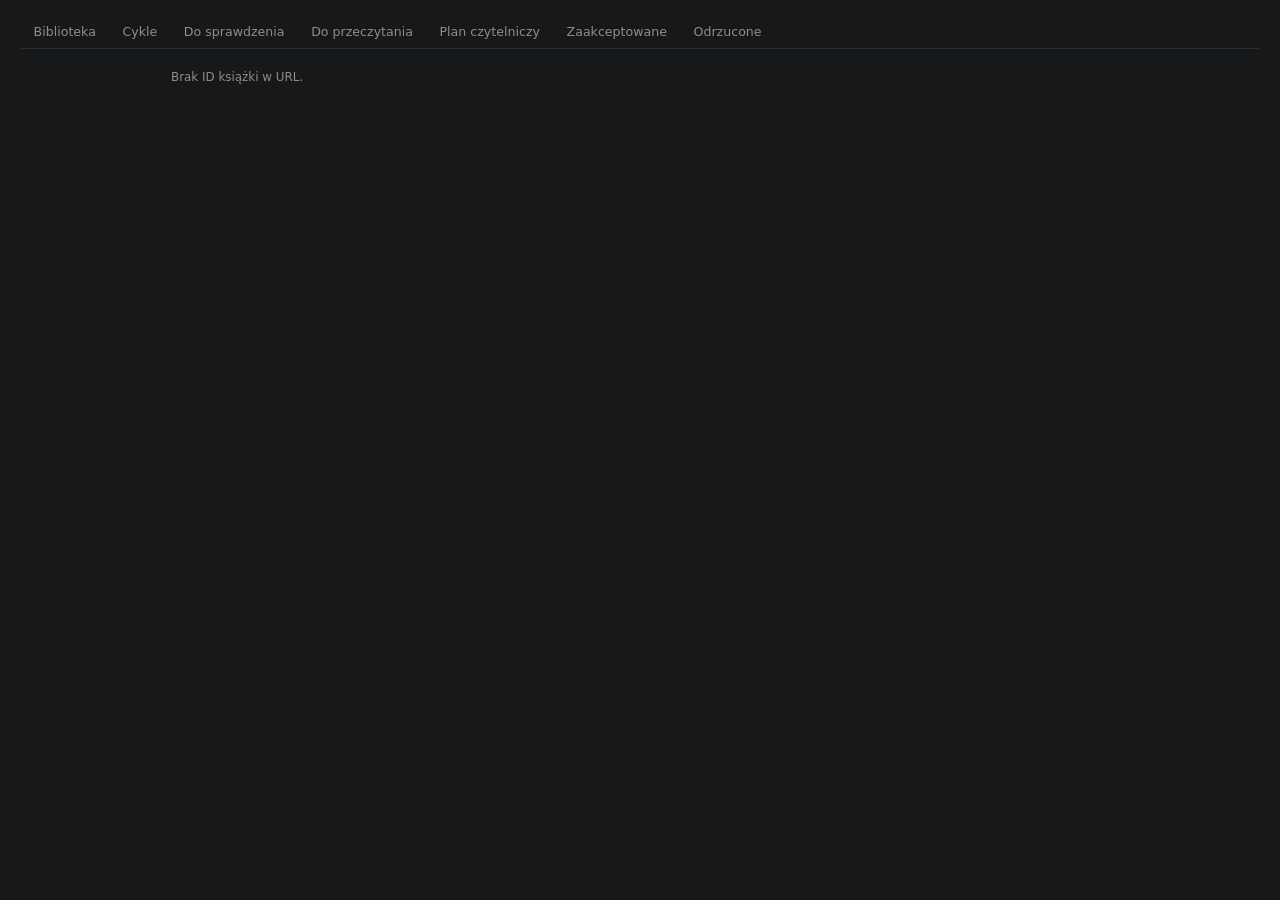
<file: docs/book.html>
<!doctype html>
<html lang="pl">
<head>
  <meta charset="utf-8">
  <meta name="viewport" content="width=device-width, initial-scale=1">
  <title>Książka — Biblioteka</title>
  <link rel="stylesheet" href="./style.css">
</head>
<body>
  <header>
    <nav class="topnav">
      <a href="./index.html">Biblioteka</a>
      <a href="./cycles.html">Cykle</a>
      <a href="./to-check.html">Do sprawdzenia</a>
      <a href="./to-read.html">Do przeczytania</a>
      <a href="./reading-plan.html">Plan czytelniczy</a>
      <a href="./accepted.html">Zaakceptowane</a>
      <a href="./rejected.html">Odrzucone</a>
    </nav>
  </header>

  <main class="book-detail">
    <p id="status" class="stats">Ładowanie…</p>
    <article id="book" hidden>
      <div class="book-layout">
        <div class="book-cover-wrap">
          <img id="b-cover" alt="" loading="eager">
        </div>
        <div class="book-meta">
          <h1 id="b-title"></h1>
          <p class="book-authors" id="b-authors"></p>
          <p class="book-cycle" id="b-cycle"></p>
          <div class="book-ratings">
            <span id="b-avg"></span>
            <span id="b-mine"></span>
          </div>
          <div class="book-shelves" id="b-shelves"></div>
          <dl class="book-facts">
            <dt>Gatunek</dt><dd id="b-genre"><span class="dash">—</span></dd>
            <dt>Liczba stron</dt><dd id="b-pages"><span class="dash">—</span></dd>
            <dt>Przeczytano</dt><dd id="b-read-date"><span class="dash">—</span></dd>
          </dl>
          <p class="book-links">
            <a id="b-lc" href="#" target="_blank" rel="noopener" hidden>Otwórz na lubimyczytac.pl ↗</a>
          </p>
        </div>
      </div>
      <section class="book-description">
        <h2>Opis</h2>
        <div id="b-desc"></div>
      </section>
    </article>
  </main>

  <script src="./book.js" defer></script>
</body>
</html>
</file>
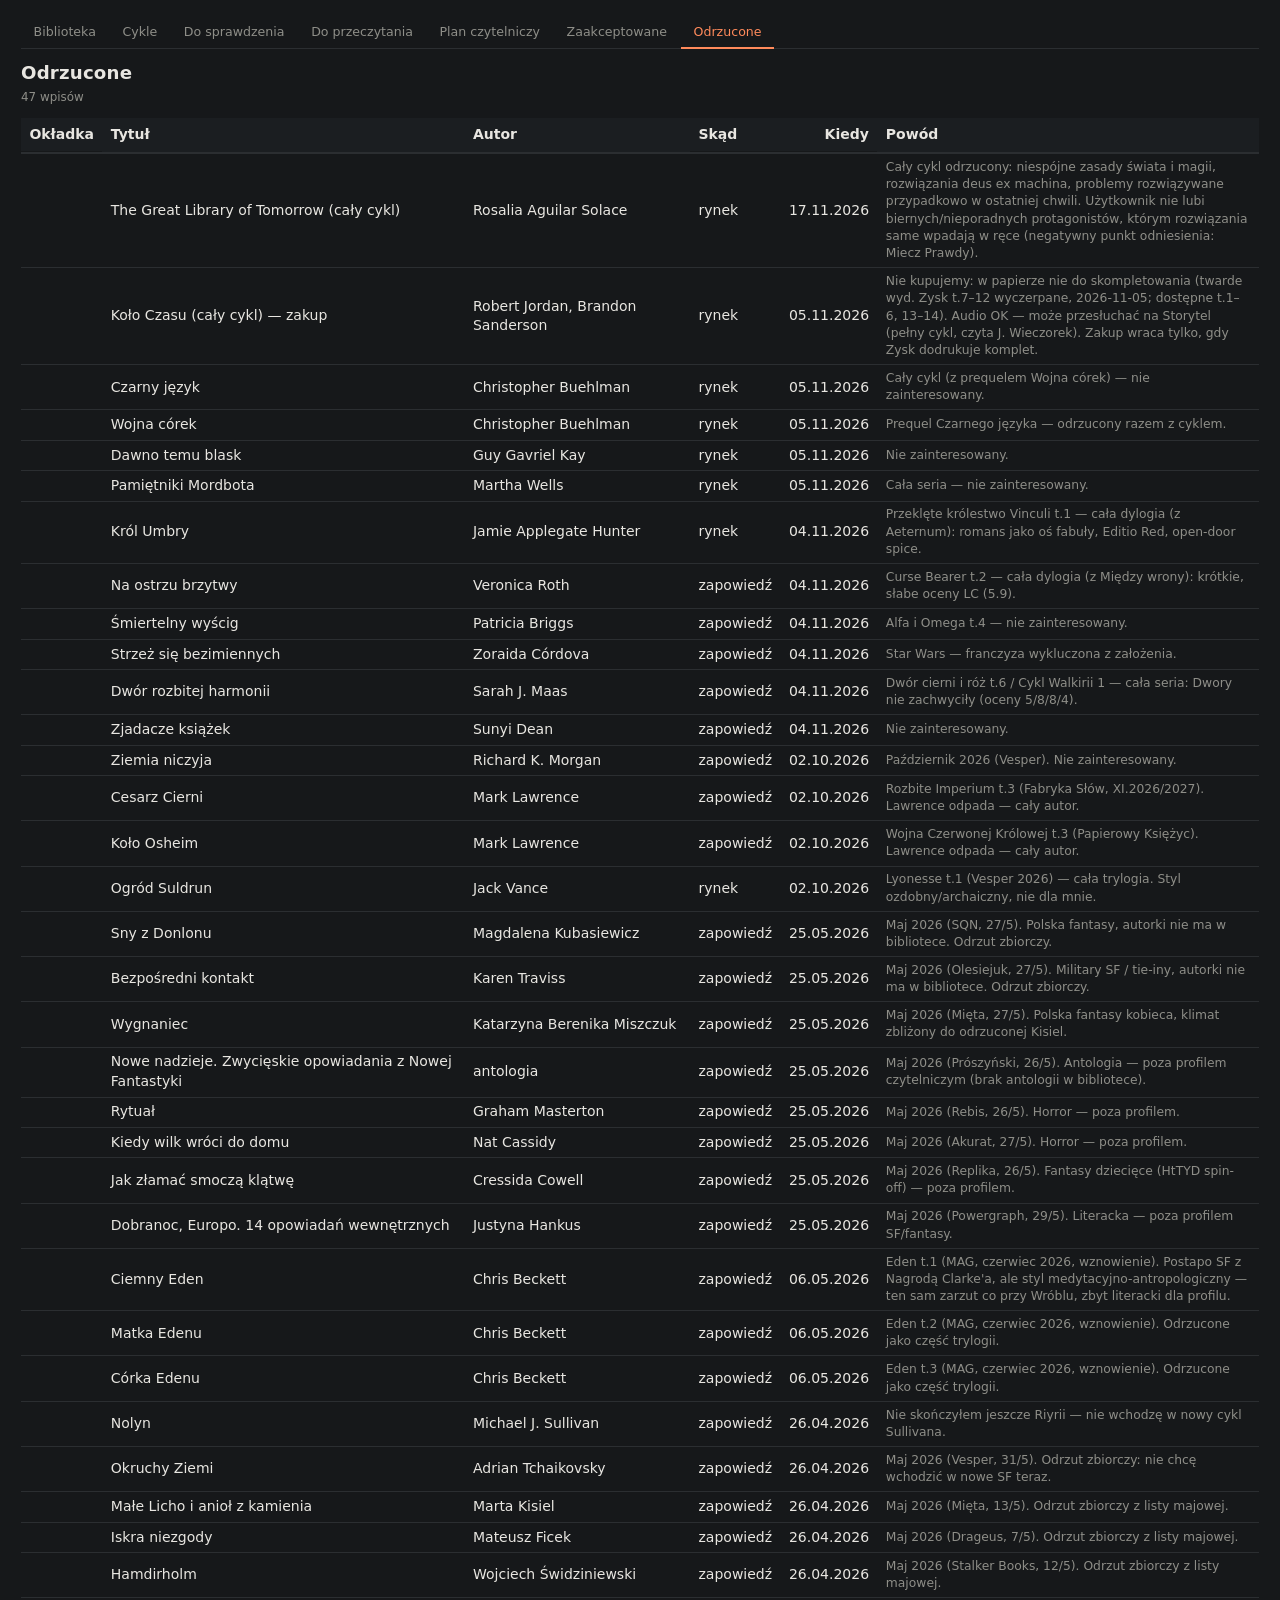
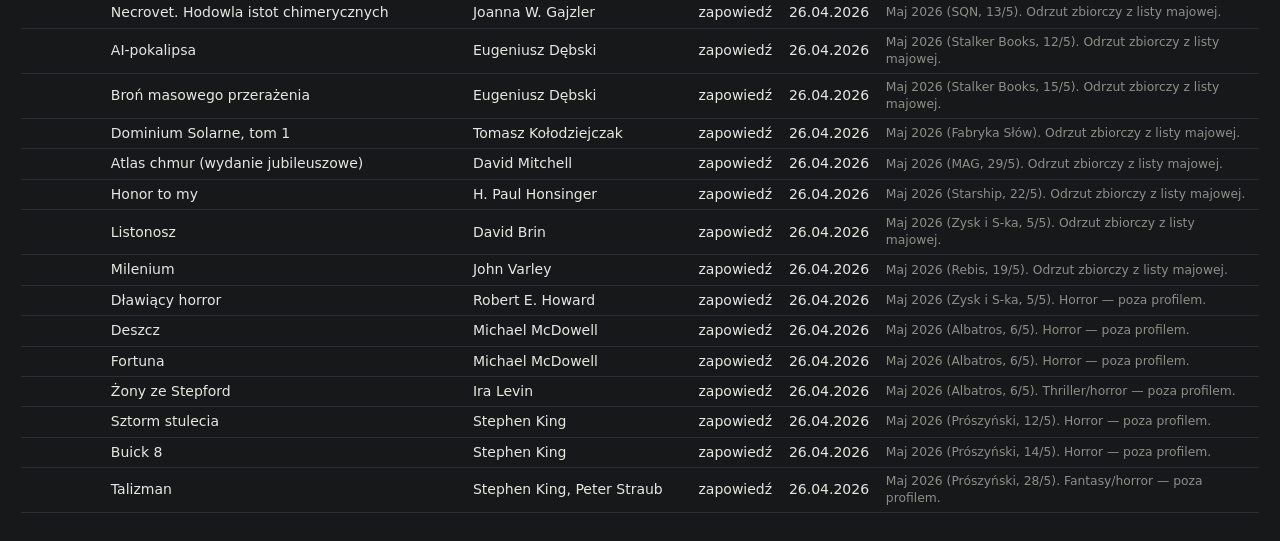
<file: docs/rejected.html>
<!doctype html>
<html lang="pl">
<head>
  <meta charset="utf-8">
  <meta name="viewport" content="width=device-width, initial-scale=1">
  <title>Odrzucone — Biblioteka</title>
  <link rel="stylesheet" href="./style.css">
</head>
<body>
  <header>
    <nav class="topnav">
      <a href="./index.html">Biblioteka</a>
      <a href="./cycles.html">Cykle</a>
      <a href="./to-check.html">Do sprawdzenia</a>
      <a href="./to-read.html">Do przeczytania</a>
      <a href="./reading-plan.html">Plan czytelniczy</a>
      <a href="./accepted.html">Zaakceptowane</a>
      <a href="./rejected.html" class="active">Odrzucone</a>
    </nav>
    <h1>Odrzucone</h1>
    <p class="stats" id="stats">Ładowanie…</p>
  </header>

  <main>
    <table id="entries">
      <thead><tr></tr></thead>
      <tbody></tbody>
    </table>
  </main>

  <script>
  const SOURCE_LABEL = {
    library: "z biblioteki",
    announcement: "zapowiedź",
    market: "rynek",
  };

  window.LIST_CONFIG = {
    file: "./rejections.json",
    joinLibrary: false,
    emptyMessage: "Pusto. Odrzucone rekomendacje trafią tutaj.",
    columns: [
      {
        label: "Okładka",
        cls: "cover",
        render: (e, { escape }) => {
          const src = e._lib?.cover || e.cover_url;
          return src ? `<img src="${escape(src)}" alt="" loading="lazy">` : "";
        },
      },
      {
        label: "Tytuł",
        cls: "title",
        render: (e, { escape }) => {
          if (e.url) {
            return `<a href="${escape(e.url)}" target="_blank" rel="noopener">${escape(e.title || "")}</a>`;
          }
          return escape(e.title || "");
        },
      },
      {
        label: "Autor",
        render: (e, { escape }) => escape(e.author || ""),
      },
      {
        label: "Skąd",
        render: (e, { escape }) => escape(SOURCE_LABEL[e.source] || e.source || "—"),
      },
      {
        label: "Kiedy",
        cls: "num",
        render: (e, { fmtDate }) => fmtDate(e.when),
      },
      {
        label: "Powód",
        cls: "note",
        render: (e, { escape }) => (e.note ? escape(e.note) : `<span class="dash">—</span>`),
      },
    ],
  };
  </script>
  <script src="./list-view.js" defer></script>
</body>
</html>
</file>
<file: docs/style.css>
:root {
  --bg: #16181a;
  --bg-elevated: #1b1e21;
  --fg: #e8e6e1;
  --muted: #8e8e88;
  --border: #2b2e31;
  --accent: #ff8a5b;
  --row-hover: #1f2326;
  --pill-bg: #24282b;
}

* { box-sizing: border-box; }

html, body {
  margin: 0;
  padding: 0;
  font: 14px/1.4 system-ui, -apple-system, "Segoe UI", Roboto, sans-serif;
  color: var(--fg);
  background: var(--bg);
}

header {
  padding: 1.2rem 1.5rem 0.4rem;
}

.topnav {
  display: flex;
  gap: 0.1rem;
  margin: 0 0 0.8rem;
  border-bottom: 1px solid var(--border);
}

.topnav a {
  padding: 0.45rem 0.9rem;
  color: var(--muted);
  text-decoration: none;
  font-size: 0.9rem;
  border-bottom: 2px solid transparent;
  margin-bottom: -1px;
}

.topnav a:hover { color: var(--fg); }

.topnav a.active {
  color: var(--accent);
  border-bottom-color: var(--accent);
}

header h1 {
  margin: 0;
  font-size: 1.3rem;
  font-weight: 600;
  letter-spacing: 0.01em;
}

.stats {
  margin: 0.25rem 0 0;
  color: var(--muted);
  font-size: 0.85rem;
}

.stats.meta { font-size: 0.75rem; opacity: 0.7; }

.filters {
  display: flex;
  flex-wrap: wrap;
  gap: 0.5rem;
  padding: 0.6rem 1.5rem 1rem;
  border-bottom: 1px solid var(--border);
}

.filters input[type="search"],
.filters button {
  font: inherit;
  padding: 0.35rem 0.6rem;
  border: 1px solid var(--border);
  border-radius: 4px;
  background: var(--bg-elevated);
  color: var(--fg);
  min-width: 180px;
}

.filters button {
  cursor: pointer;
  min-width: auto;
  background: var(--bg-elevated);
}

.filters button:hover {
  border-color: var(--accent);
  color: var(--accent);
}

.filters input::placeholder { color: var(--muted); }

.filters input:focus,
.filters button:focus {
  outline: 2px solid var(--accent);
  outline-offset: -1px;
}

.shelf-filter {
  display: flex;
  flex-wrap: wrap;
  gap: 0.35rem;
  width: 100%;
}

.shelf-toggle {
  font: inherit;
  font-size: 0.8rem;
  padding: 0.2rem 0.6rem;
  border: 1px solid var(--border);
  border-radius: 10px;
  background: var(--bg-elevated);
  color: var(--fg);
  cursor: pointer;
  white-space: nowrap;
  transition: border-color 0.1s, color 0.1s, background 0.1s;
}

.shelf-toggle:hover {
  border-color: var(--accent);
  color: var(--accent);
}

.shelf-toggle.active {
  background: var(--accent);
  border-color: var(--accent);
  color: var(--bg);
}

main {
  padding: 0 1.5rem 2rem;
}

table {
  width: 100%;
  border-collapse: collapse;
  margin-top: 0.5rem;
}

thead th {
  text-align: left;
  font-weight: 600;
  padding: 0.5rem 0.6rem;
  border-bottom: 2px solid var(--border);
  background: var(--bg-elevated);
  position: sticky;
  top: 0;
  cursor: pointer;
  user-select: none;
  white-space: nowrap;
  color: var(--fg);
}

thead th.no-sort { cursor: default; }

thead th.sorted-asc::after  { content: " ▲"; color: var(--accent); }
thead th.sorted-desc::after { content: " ▼"; color: var(--accent); }

th.num, td.num { text-align: right; font-variant-numeric: tabular-nums; }

tbody td {
  padding: 0.35rem 0.6rem;
  border-bottom: 1px solid var(--border);
  vertical-align: middle;
}

tbody tr:hover { background: var(--row-hover); }

td.cover img {
  width: 34px;
  height: 48px;
  object-fit: cover;
  border-radius: 2px;
  display: block;
  background: var(--border);
}

td.title a,
td.title .title-link {
  color: var(--fg);
  text-decoration: none;
  font-weight: 500;
}

td.title a:hover,
td.title .title-link:hover { color: var(--accent); text-decoration: underline; }

.expand-toggle {
  display: inline-block;
  background: transparent;
  border: none;
  color: var(--muted);
  cursor: pointer;
  padding: 0 0.35rem 0 0;
  font-size: 0.8rem;
  transition: transform 0.15s ease, color 0.1s;
  transform: rotate(0deg);
  transform-origin: center;
  line-height: 1;
}

.expand-toggle:hover { color: var(--accent); }

.expand-toggle[aria-expanded="true"] { transform: rotate(90deg); color: var(--accent); }

.lc-badge {
  display: inline-block;
  margin-left: 0.5rem;
  padding: 0.05rem 0.35rem;
  background: var(--bg-elevated);
  border: 1px solid var(--border);
  border-radius: 3px;
  color: var(--muted);
  font-size: 0.7rem;
  text-decoration: none;
  white-space: nowrap;
  vertical-align: middle;
}

.lc-badge:hover {
  border-color: var(--accent);
  color: var(--accent);
}

.book-row.is-open > td { background: var(--bg-elevated); }

.detail-row > td.detail-cell {
  background: var(--bg-elevated);
  padding: 0.75rem 1rem 1rem;
  border-bottom: 1px solid var(--border);
}

.detail-meta {
  margin-bottom: 0.5rem;
  color: var(--muted);
  font-size: 0.85rem;
}

.detail-field { margin-right: 0.75rem; }
.detail-field strong { color: var(--fg); font-weight: 600; }

.detail-desc {
  white-space: normal;
  line-height: 1.5;
  max-width: 70rem;
  color: var(--fg);
}

.detail-empty {
  color: var(--muted);
  font-style: italic;
}

.ext-link {
  display: inline-block;
  margin-top: 0.5rem;
  color: var(--accent);
  text-decoration: none;
  font-size: 0.85rem;
}

.ext-link:hover { text-decoration: underline; }

td.cycle, td.shelves, td.note { color: var(--muted); font-size: 0.88rem; }

td.note { max-width: 32rem; }

td.empty {
  text-align: center;
  color: var(--muted);
  padding: 2rem 1rem;
  font-style: italic;
}

.shelf-pill {
  display: inline-block;
  padding: 0.05rem 0.4rem;
  margin: 0 0.15rem 0.15rem 0;
  background: var(--pill-bg);
  border: 1px solid var(--border);
  border-radius: 10px;
  font-size: 0.75rem;
  color: var(--fg);
  white-space: nowrap;
  transition: border-color 0.1s, color 0.1s;
}

.shelf-pill.clickable { cursor: pointer; border-bottom-style: solid; }
.shelf-pill.clickable:hover {
  color: var(--accent);
  border-color: var(--accent);
}

.dash { color: var(--muted); }

.cycle-row.is-open > td { background: var(--bg-elevated); }

.flag-badge {
  display: inline-block;
  padding: 0.05rem 0.4rem;
  margin: 0 0.25rem 0.15rem 0;
  background: var(--pill-bg);
  border: 1px solid #b58a2f;
  border-radius: 10px;
  font-size: 0.75rem;
  color: #e0c47b;
  white-space: nowrap;
}

.volume-table {
  width: 100%;
  table-layout: fixed;
  border-collapse: collapse;
  margin: 0;
}

.volume-table .col-tom { width: 4rem; }
.volume-table .col-title { width: auto; }
.volume-table .col-shelves { width: 26%; }
.volume-table .col-num { width: 6rem; }

.volume-table th {
  text-align: left;
  padding: 0.3rem 0.5rem;
  border-bottom: 1px solid var(--border);
  color: var(--muted);
  font-weight: 600;
  font-size: 0.8rem;
}

.volume-table td {
  padding: 0.3rem 0.5rem;
  border-bottom: 1px solid var(--border);
}

.volume-table tr:last-child td { border-bottom: none; }

.status-pill {
  display: inline-block;
  padding: 0.05rem 0.45rem;
  background: var(--pill-bg);
  border: 1px solid var(--border);
  border-radius: 10px;
  font-size: 0.78rem;
  white-space: nowrap;
}
.status-pill.status-read    { border-color: #2f7d4f; color: #8bd4a4; }
.status-pill.status-bought  { border-color: #b58a2f; color: #e0c47b; }
.status-pill.status-wanted  { border-color: #2f6db5; color: #8fb6dd; }
.status-pill.status-external{ border-color: var(--border); color: var(--muted); }

.clickable {
  cursor: pointer;
  border-bottom: 1px dotted transparent;
  transition: color 0.1s, border-color 0.1s;
}

.clickable:hover {
  color: var(--accent);
  border-bottom-color: var(--accent);
}

::selection { background: var(--accent); color: var(--bg); }

/* Book detail page */

.book-detail {
  max-width: 70rem;
  margin: 0 auto;
}

.book-layout {
  display: grid;
  grid-template-columns: minmax(140px, 220px) 1fr;
  gap: 1.5rem;
  padding: 1rem 0 1.5rem;
  border-bottom: 1px solid var(--border);
}

@media (max-width: 600px) {
  .book-layout { grid-template-columns: 1fr; }
}

.book-cover-wrap img {
  width: 100%;
  max-width: 220px;
  height: auto;
  border-radius: 4px;
  background: var(--border);
  display: block;
}

.book-meta h1 {
  margin: 0 0 0.4rem;
  font-size: 1.5rem;
  line-height: 1.25;
}

.book-authors {
  margin: 0 0 0.3rem;
  font-size: 1rem;
  color: var(--fg);
}

.book-cycle {
  margin: 0 0 0.75rem;
  color: var(--muted);
  font-size: 0.9rem;
}

.book-ratings {
  display: flex;
  gap: 1.25rem;
  margin: 0.5rem 0 0.75rem;
  font-size: 0.95rem;
}

.book-ratings span strong { font-weight: 600; }

.book-shelves {
  margin: 0 0 0.75rem;
}

.book-facts {
  display: grid;
  grid-template-columns: auto 1fr;
  gap: 0.25rem 0.75rem;
  margin: 0.75rem 0;
  font-size: 0.9rem;
}

.book-facts dt { color: var(--muted); }
.book-facts dd { margin: 0; color: var(--fg); }

.book-links a {
  color: var(--accent);
  text-decoration: none;
  font-size: 0.9rem;
}

.book-links a:hover { text-decoration: underline; }

.book-description {
  padding: 1.25rem 0;
}

.book-description h2 {
  margin: 0 0 0.75rem;
  font-size: 1.05rem;
  font-weight: 600;
}

.book-description #b-desc {
  line-height: 1.5;
  max-width: 60rem;
}
</file>
